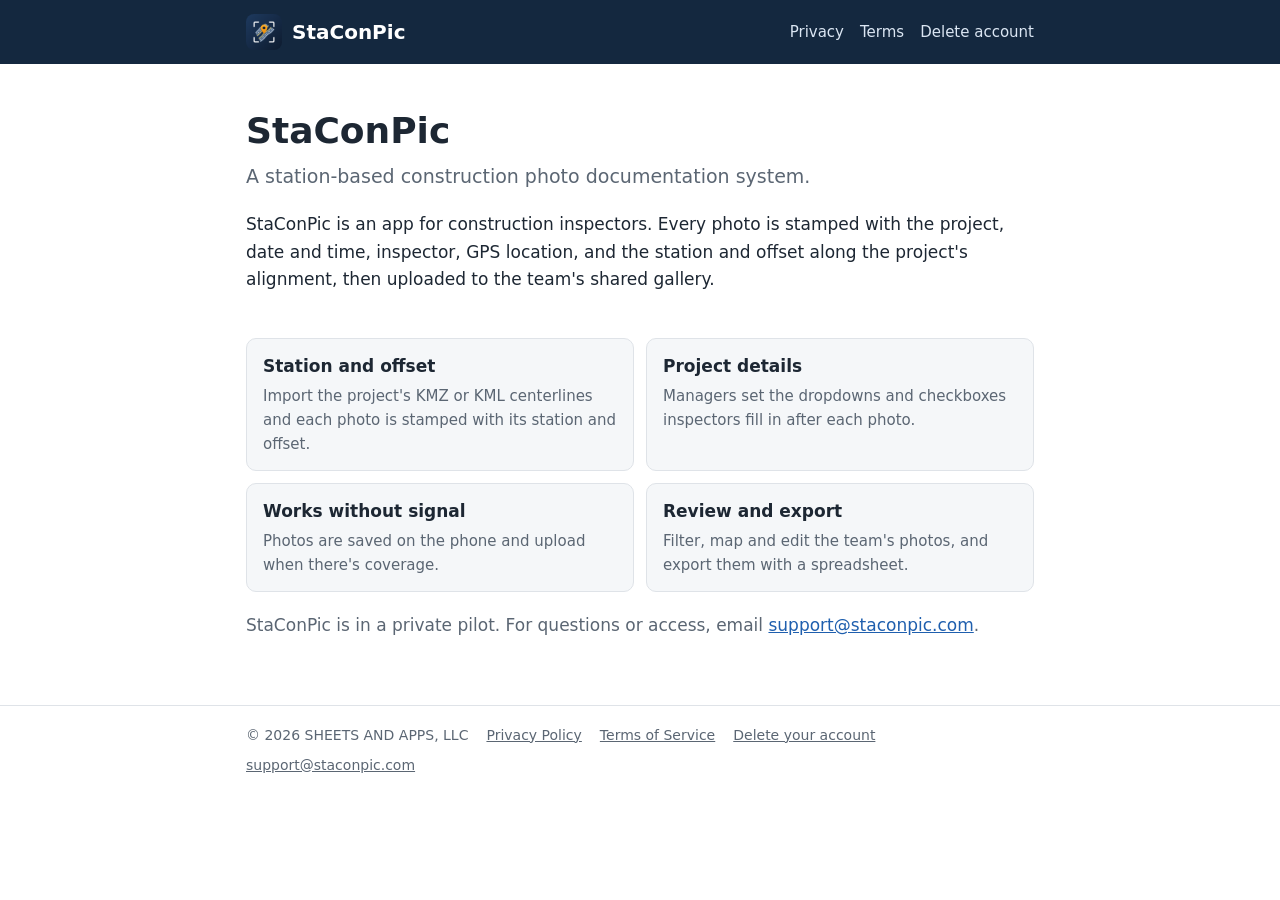
<file: index.html>
<!doctype html>
<html lang="en">
<head>
<meta charset="utf-8">
<meta name="viewport" content="width=device-width, initial-scale=1">
<title>StaConPic</title>
<meta name="description" content="StaConPic: station-based construction photo documentation for inspectors.">
<link rel="icon" type="image/png" href="/favicon.png">
<link rel="apple-touch-icon" href="/apple-touch-icon.png">
<link rel="stylesheet" href="/styles.css">
</head>
<body>
<header><div class="wrap">
<a class="home" href="/"><img src="/icon-192.png" alt="">StaConPic</a>
<nav><a href="/privacy/">Privacy</a><a href="/terms/">Terms</a><a href="/delete-account/">Delete account</a></nav>
</div></header>
<main><div class="wrap">

<section class="hero">
<h1>StaConPic</h1>
<p class="tag">A station-based construction photo documentation system.</p>
<p>StaConPic is an app for construction inspectors. Every photo is stamped with the project, date and time, inspector, GPS location, and the station and offset along the project's alignment, then uploaded to the team's shared gallery.</p>
</section>
<div class="cards">
<div class="card"><h3>Station and offset</h3><p>Import the project's KMZ or KML centerlines and each photo is stamped with its station and offset.</p></div>
<div class="card"><h3>Project details</h3><p>Managers set the dropdowns and checkboxes inspectors fill in after each photo.</p></div>
<div class="card"><h3>Works without signal</h3><p>Photos are saved on the phone and upload when there's coverage.</p></div>
<div class="card"><h3>Review and export</h3><p>Filter, map and edit the team's photos, and export them with a spreadsheet.</p></div>
</div>
<p class="lead">StaConPic is in a private pilot. For questions or access, email <a href="mailto:support@staconpic.com">support@staconpic.com</a>.</p>

</div></main>
<footer><div class="wrap">
<span>© 2026 SHEETS AND APPS, LLC</span>
<a href="/privacy/">Privacy Policy</a>
<a href="/terms/">Terms of Service</a>
<a href="/delete-account/">Delete your account</a>
<a href="mailto:support@staconpic.com">support@staconpic.com</a>
</div></footer>
</body>
</html>
</file>
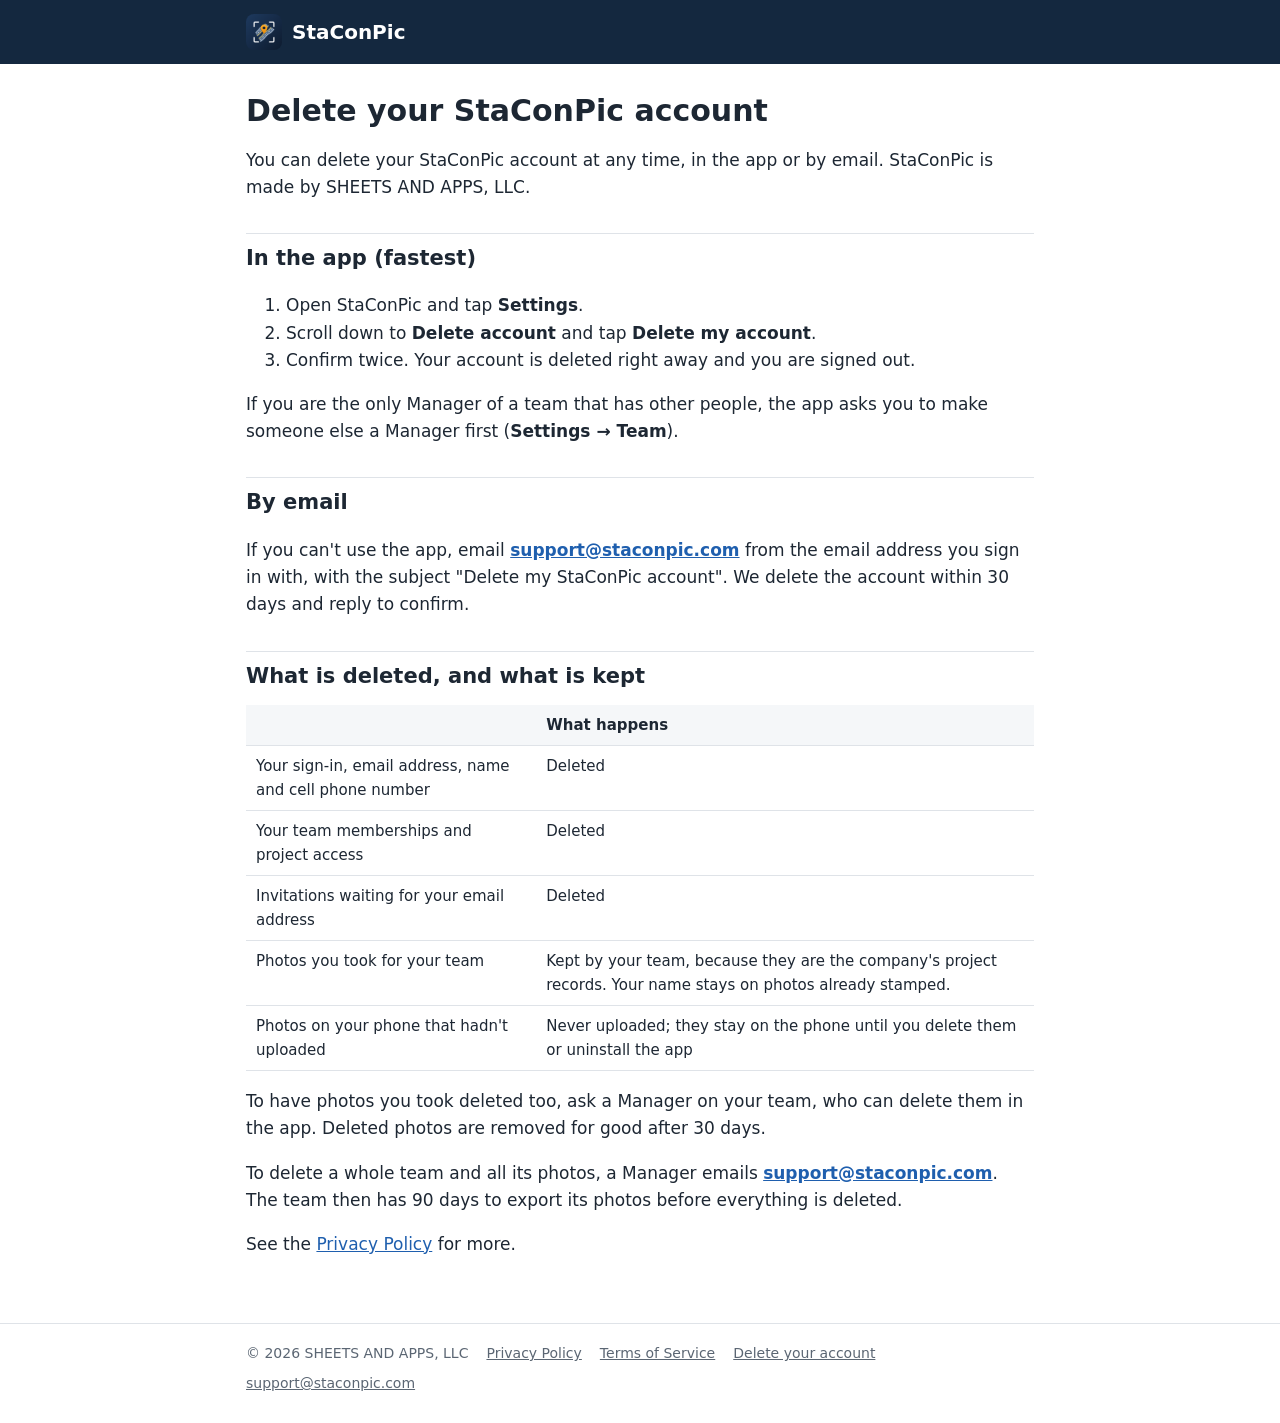
<file: delete-account/index.html>
<!doctype html>
<html lang="en">
<head>
<meta charset="utf-8">
<meta name="viewport" content="width=device-width, initial-scale=1">
<title>Delete your account · StaConPic</title>
<meta name="description" content="How to delete your StaConPic account, and what is deleted or kept.">
<link rel="icon" type="image/png" href="/favicon.png">
<link rel="apple-touch-icon" href="/apple-touch-icon.png">
<link rel="stylesheet" href="/styles.css">
</head>
<body>
<header><div class="wrap">
<span class="home"><img src="/icon-192.png" alt="">StaConPic</span>
</div></header>
<main><div class="wrap">
<h1>Delete your StaConPic account</h1>
<p>You can delete your StaConPic account at any time, in the app or by email. StaConPic is made by SHEETS AND APPS, LLC.</p>
<h2>In the app (fastest)</h2>
<ol>
<li>Open StaConPic and tap <strong>Settings</strong>.</li>
<li>Scroll down to <strong>Delete account</strong> and tap <strong>Delete my account</strong>.</li>
<li>Confirm twice. Your account is deleted right away and you are signed out.</li>
</ol>
<p>If you are the only Manager of a team that has other people, the app asks you to make someone else a Manager first (<strong>Settings → Team</strong>).</p>
<h2>By email</h2>
<p>If you can't use the app, email <strong><a href="mailto:support@staconpic.com?subject=Delete%20my%20StaConPic%20account">support@staconpic.com</a></strong> from the email address you sign in with, with the subject "Delete my StaConPic account". We delete the account within 30 days and reply to confirm.</p>
<h2>What is deleted, and what is kept</h2>
<div class="table"><table>
<thead>
<tr>
<th></th>
<th>What happens</th>
</tr>
</thead>
<tbody>
<tr>
<td>Your sign-in, email address, name and cell phone number</td>
<td>Deleted</td>
</tr>
<tr>
<td>Your team memberships and project access</td>
<td>Deleted</td>
</tr>
<tr>
<td>Invitations waiting for your email address</td>
<td>Deleted</td>
</tr>
<tr>
<td>Photos you took for your team</td>
<td>Kept by your team, because they are the company's project records. Your name stays on photos already stamped.</td>
</tr>
<tr>
<td>Photos on your phone that hadn't uploaded</td>
<td>Never uploaded; they stay on the phone until you delete them or uninstall the app</td>
</tr>
</tbody>
</table></div>
<p>To have photos you took deleted too, ask a Manager on your team, who can delete them in the app. Deleted photos are removed for good after 30 days.</p>
<p>To delete a whole team and all its photos, a Manager emails <strong><a href="mailto:support@staconpic.com">support@staconpic.com</a></strong>. The team then has 90 days to export its photos before everything is deleted.</p>
<p>See the <a href="/privacy/">Privacy Policy</a> for more.</p>
</div></main>
<footer><div class="wrap">
<span>© 2026 SHEETS AND APPS, LLC</span>
<a href="/privacy/">Privacy Policy</a>
<a href="/terms/">Terms of Service</a>
<a href="/delete-account/" aria-current="page">Delete your account</a>
<a href="mailto:support@staconpic.com">support@staconpic.com</a>
</div></footer>
</body>
</html>
</file>
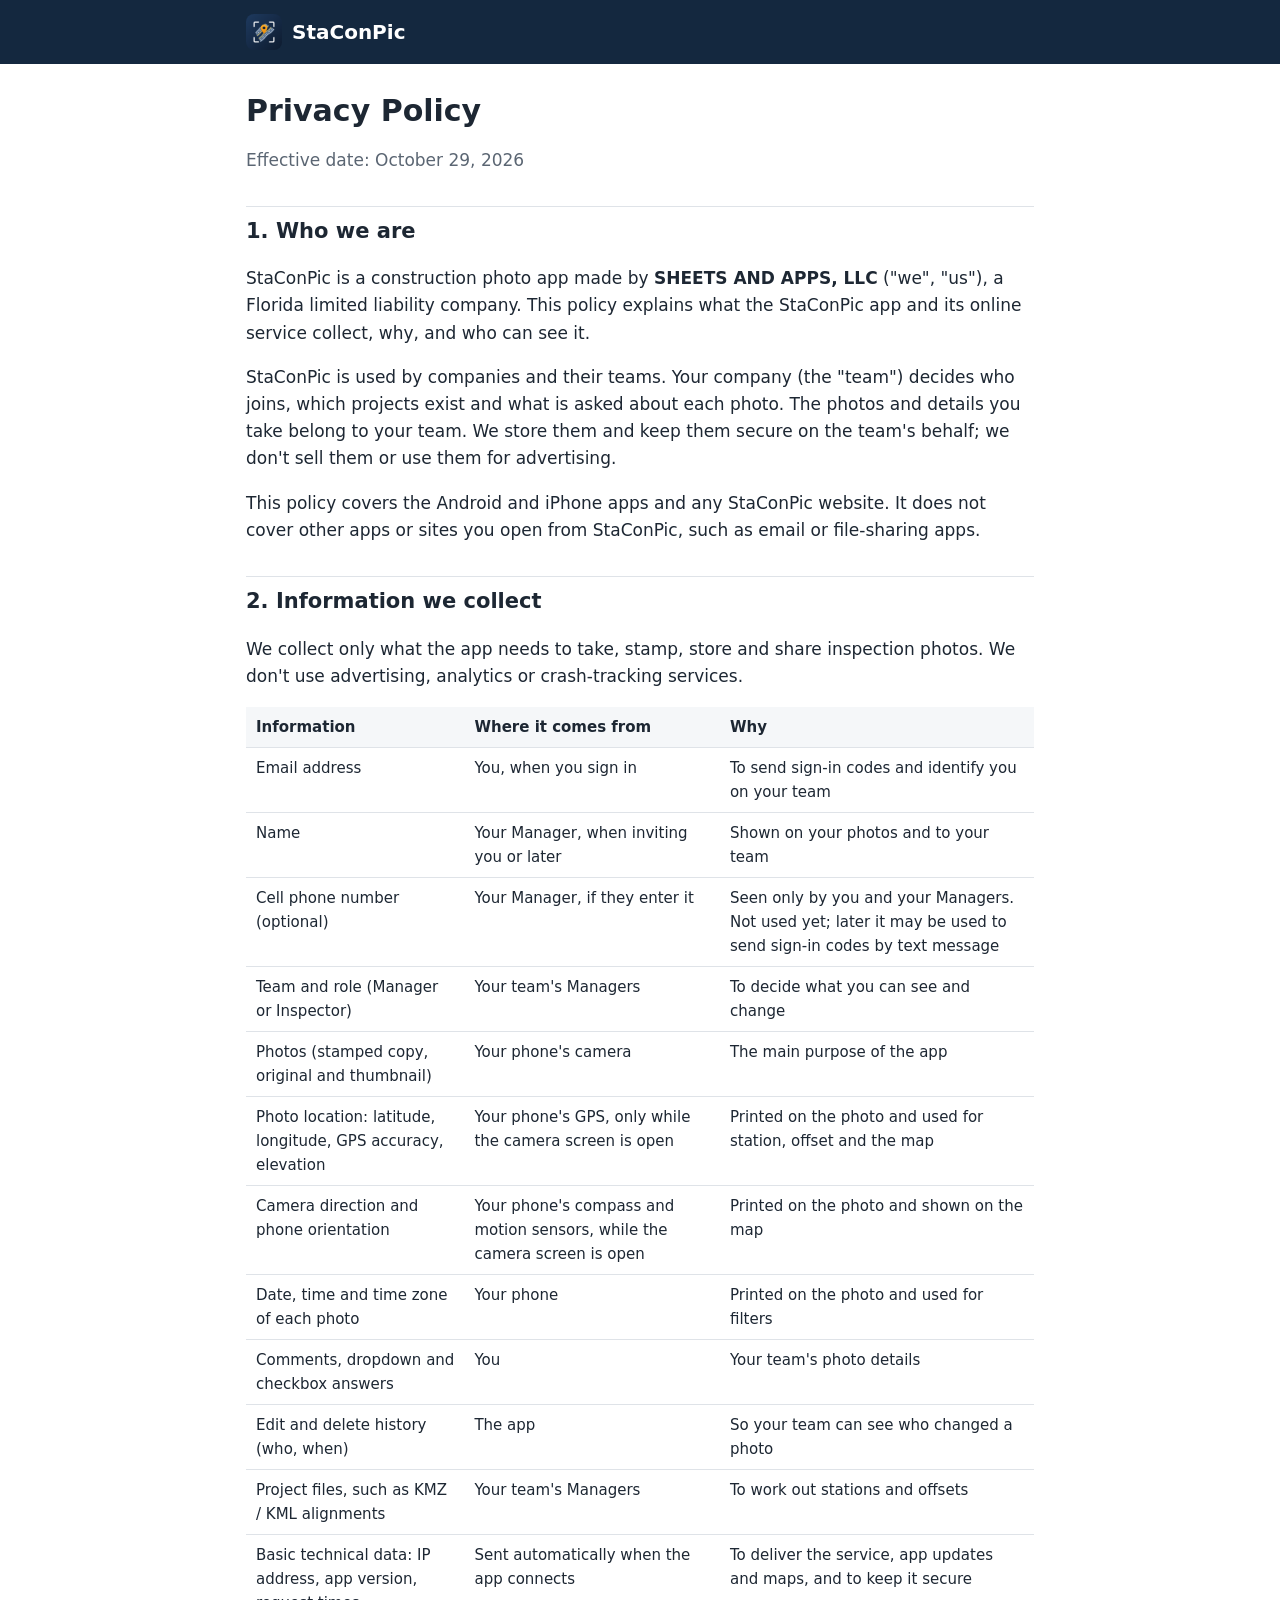
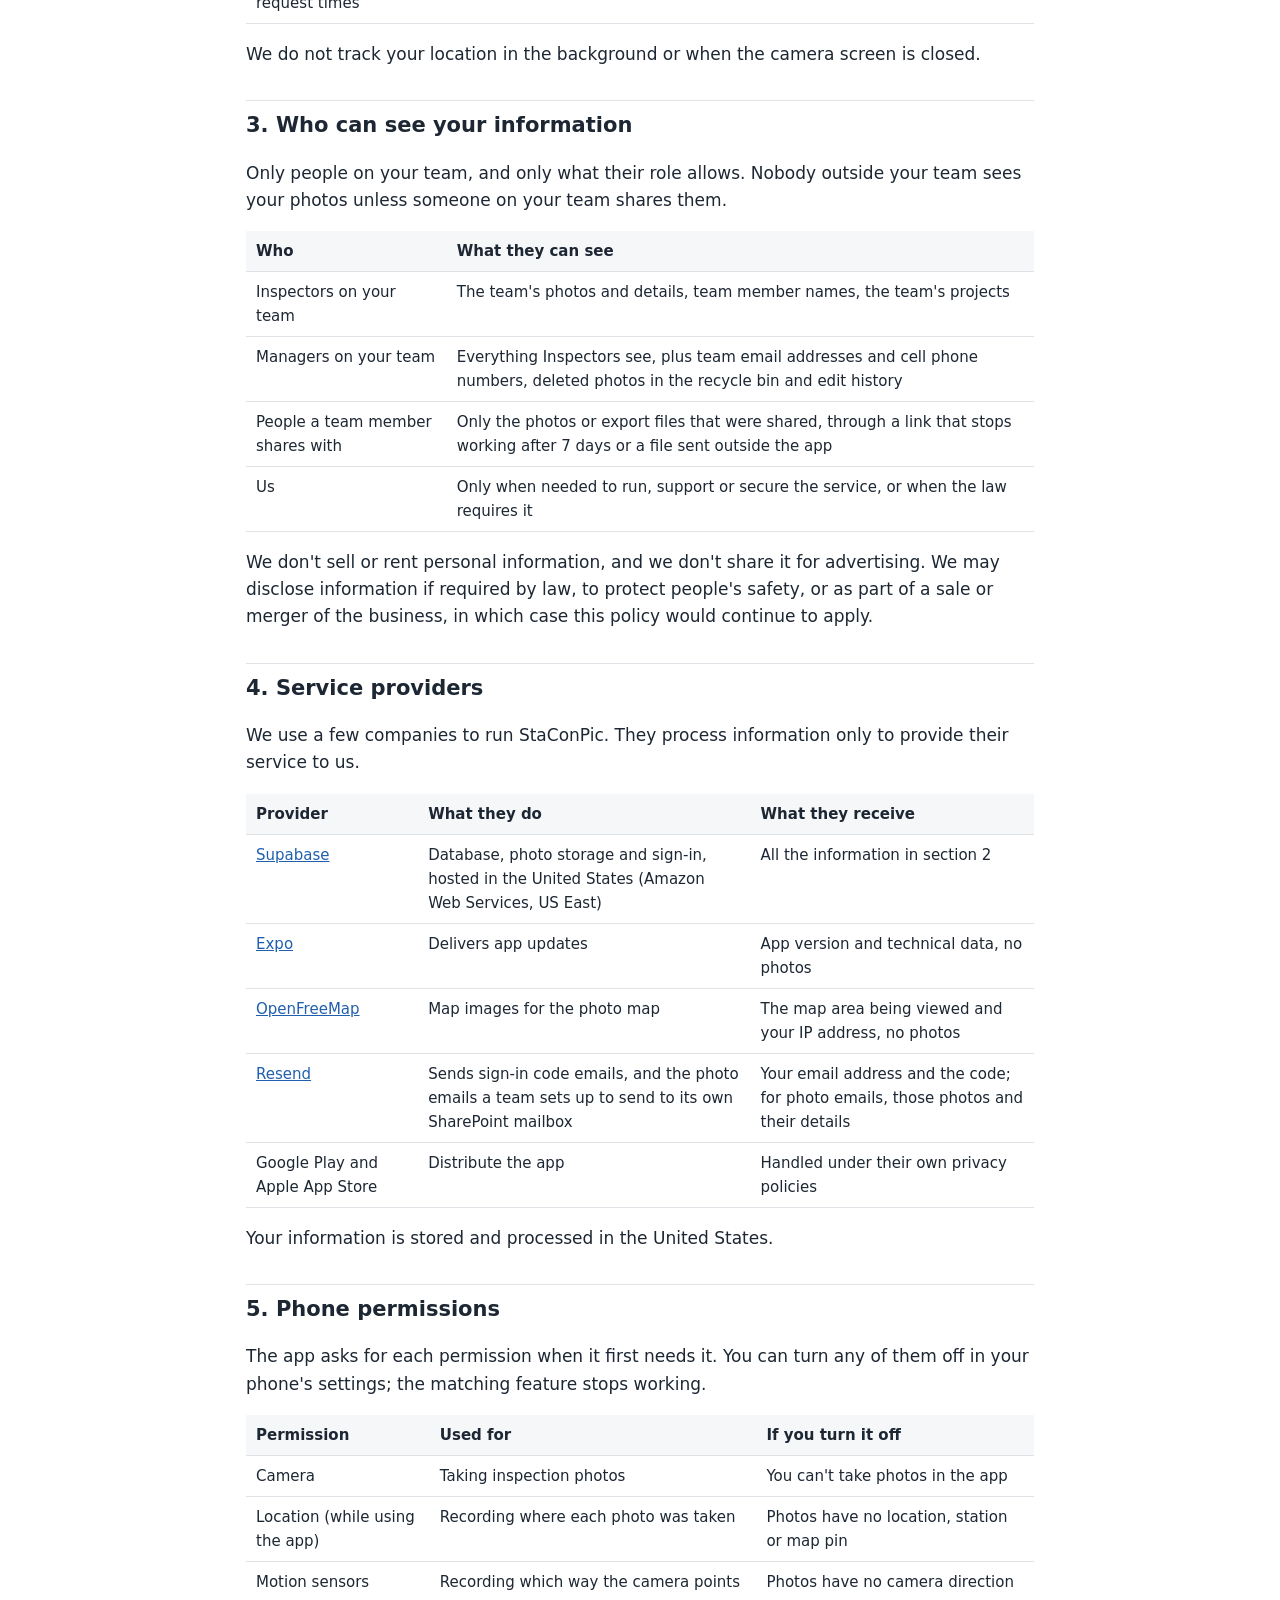
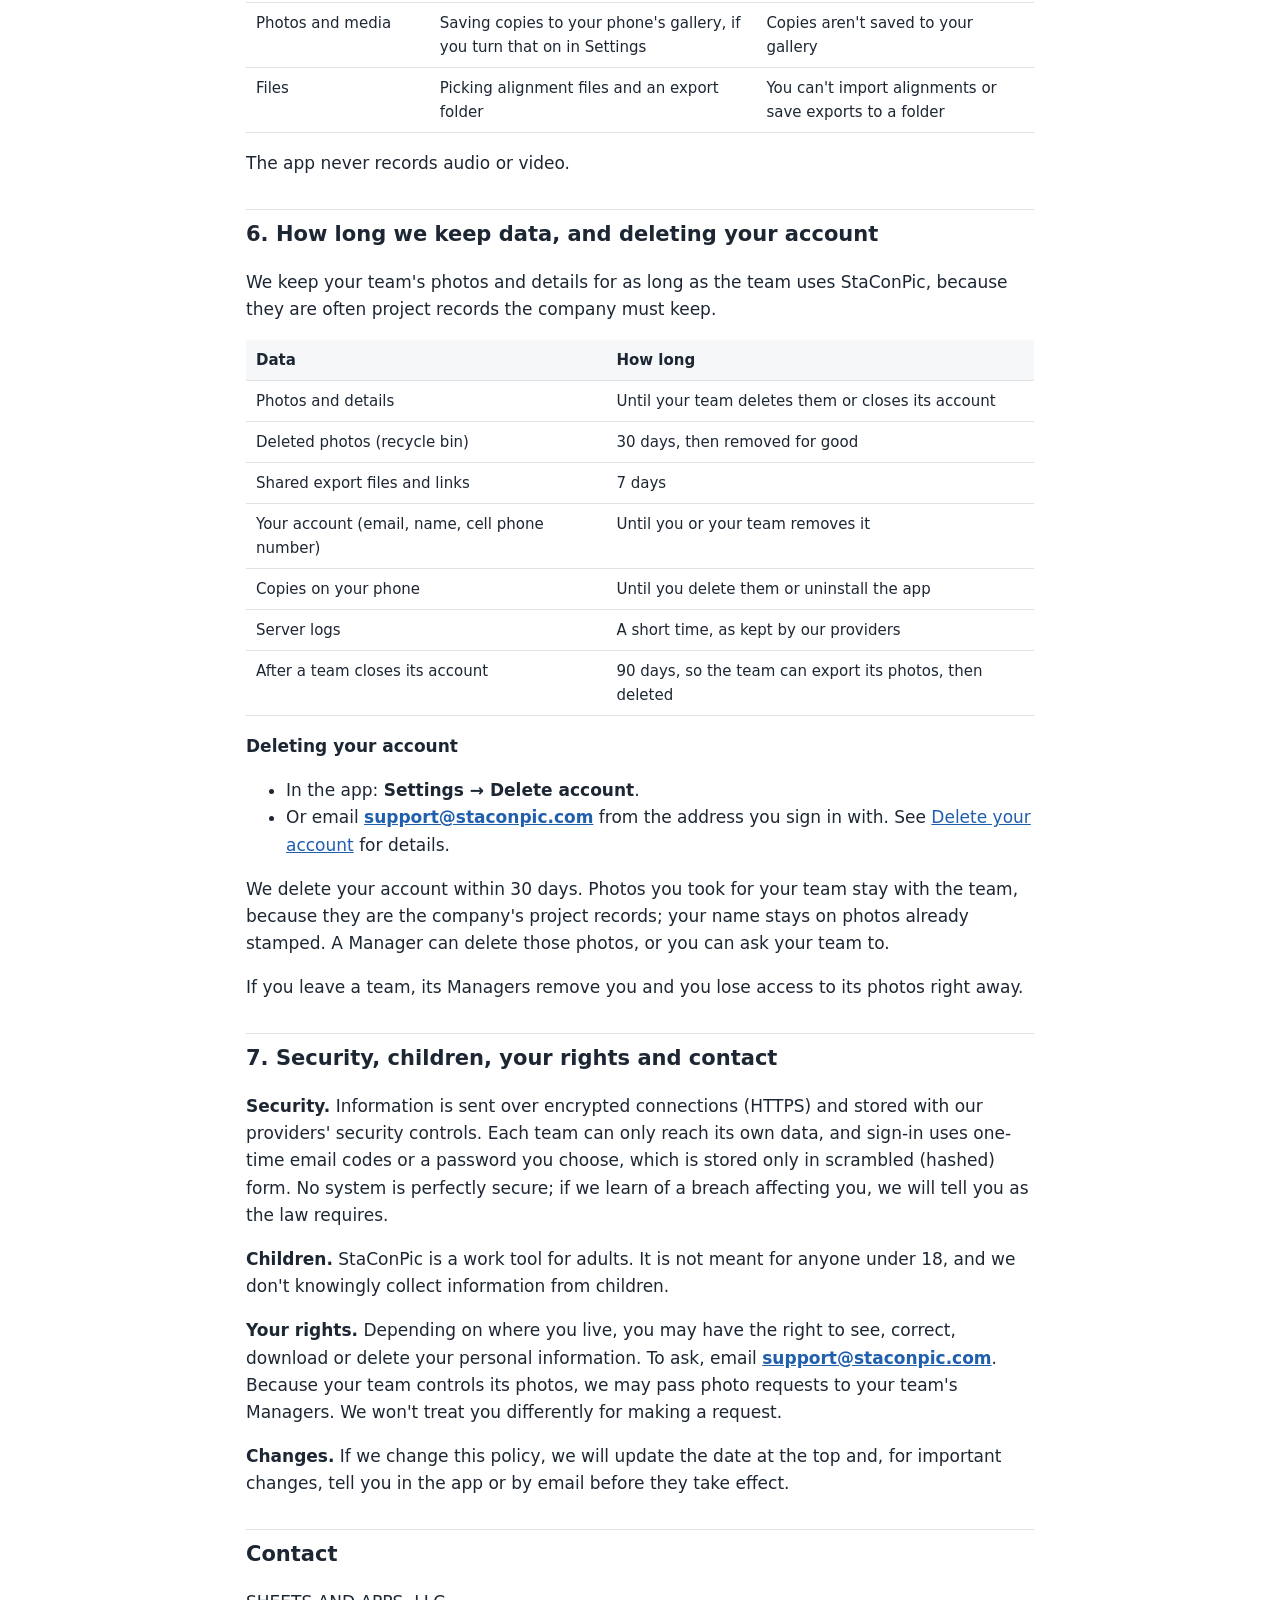
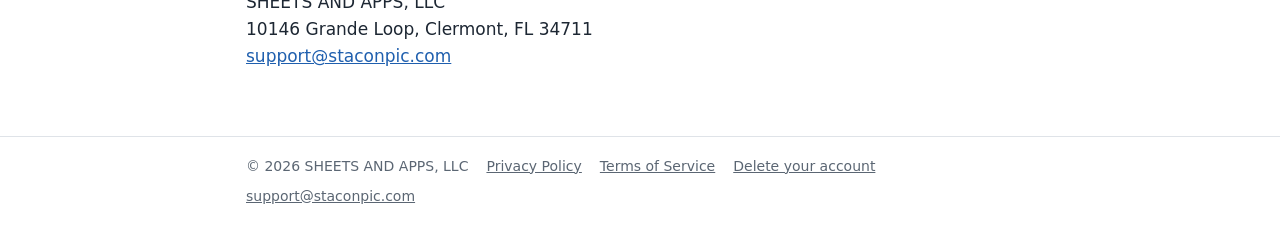
<file: privacy/index.html>
<!doctype html>
<html lang="en">
<head>
<meta charset="utf-8">
<meta name="viewport" content="width=device-width, initial-scale=1">
<title>Privacy Policy · StaConPic</title>
<meta name="description" content="How StaConPic collects, uses and protects information.">
<link rel="icon" type="image/png" href="/favicon.png">
<link rel="apple-touch-icon" href="/apple-touch-icon.png">
<link rel="stylesheet" href="/styles.css">
</head>
<body>
<header><div class="wrap">
<span class="home"><img src="/icon-192.png" alt="">StaConPic</span>
</div></header>
<main><div class="wrap">
<h1>Privacy Policy</h1>
<p class="effective">Effective date: October 29, 2026</p>
<h2>1. Who we are</h2>
<p>StaConPic is a construction photo app made by <strong>SHEETS AND APPS, LLC</strong> ("we", "us"), a Florida limited liability company. This policy explains what the StaConPic app and its online service collect, why, and who can see it.</p>
<p>StaConPic is used by companies and their teams. Your company (the "team") decides who joins, which projects exist and what is asked about each photo. The photos and details you take belong to your team. We store them and keep them secure on the team's behalf; we don't sell them or use them for advertising.</p>
<p>This policy covers the Android and iPhone apps and any StaConPic website. It does not cover other apps or sites you open from StaConPic, such as email or file-sharing apps.</p>
<h2>2. Information we collect</h2>
<p>We collect only what the app needs to take, stamp, store and share inspection photos. We don't use advertising, analytics or crash-tracking services.</p>
<div class="table"><table>
<thead>
<tr>
<th>Information</th>
<th>Where it comes from</th>
<th>Why</th>
</tr>
</thead>
<tbody>
<tr>
<td>Email address</td>
<td>You, when you sign in</td>
<td>To send sign-in codes and identify you on your team</td>
</tr>
<tr>
<td>Name</td>
<td>Your Manager, when inviting you or later</td>
<td>Shown on your photos and to your team</td>
</tr>
<tr>
<td>Cell phone number (optional)</td>
<td>Your Manager, if they enter it</td>
<td>Seen only by you and your Managers. Not used yet; later it may be used to send sign-in codes by text message</td>
</tr>
<tr>
<td>Team and role (Manager or Inspector)</td>
<td>Your team's Managers</td>
<td>To decide what you can see and change</td>
</tr>
<tr>
<td>Photos (stamped copy, original and thumbnail)</td>
<td>Your phone's camera</td>
<td>The main purpose of the app</td>
</tr>
<tr>
<td>Photo location: latitude, longitude, GPS accuracy, elevation</td>
<td>Your phone's GPS, only while the camera screen is open</td>
<td>Printed on the photo and used for station, offset and the map</td>
</tr>
<tr>
<td>Camera direction and phone orientation</td>
<td>Your phone's compass and motion sensors, while the camera screen is open</td>
<td>Printed on the photo and shown on the map</td>
</tr>
<tr>
<td>Date, time and time zone of each photo</td>
<td>Your phone</td>
<td>Printed on the photo and used for filters</td>
</tr>
<tr>
<td>Comments, dropdown and checkbox answers</td>
<td>You</td>
<td>Your team's photo details</td>
</tr>
<tr>
<td>Edit and delete history (who, when)</td>
<td>The app</td>
<td>So your team can see who changed a photo</td>
</tr>
<tr>
<td>Project files, such as KMZ / KML alignments</td>
<td>Your team's Managers</td>
<td>To work out stations and offsets</td>
</tr>
<tr>
<td>Basic technical data: IP address, app version, request times</td>
<td>Sent automatically when the app connects</td>
<td>To deliver the service, app updates and maps, and to keep it secure</td>
</tr>
</tbody>
</table></div>
<p>We do not track your location in the background or when the camera screen is closed.</p>
<h2>3. Who can see your information</h2>
<p>Only people on your team, and only what their role allows. Nobody outside your team sees your photos unless someone on your team shares them.</p>
<div class="table"><table>
<thead>
<tr>
<th>Who</th>
<th>What they can see</th>
</tr>
</thead>
<tbody>
<tr>
<td>Inspectors on your team</td>
<td>The team's photos and details, team member names, the team's projects</td>
</tr>
<tr>
<td>Managers on your team</td>
<td>Everything Inspectors see, plus team email addresses and cell phone numbers, deleted photos in the recycle bin and edit history</td>
</tr>
<tr>
<td>People a team member shares with</td>
<td>Only the photos or export files that were shared, through a link that stops working after 7 days or a file sent outside the app</td>
</tr>
<tr>
<td>Us</td>
<td>Only when needed to run, support or secure the service, or when the law requires it</td>
</tr>
</tbody>
</table></div>
<p>We don't sell or rent personal information, and we don't share it for advertising. We may disclose information if required by law, to protect people's safety, or as part of a sale or merger of the business, in which case this policy would continue to apply.</p>
<h2>4. Service providers</h2>
<p>We use a few companies to run StaConPic. They process information only to provide their service to us.</p>
<div class="table"><table>
<thead>
<tr>
<th>Provider</th>
<th>What they do</th>
<th>What they receive</th>
</tr>
</thead>
<tbody>
<tr>
<td><a href="https://supabase.com/privacy">Supabase</a></td>
<td>Database, photo storage and sign-in, hosted in the United States (Amazon Web Services, US East)</td>
<td>All the information in section 2</td>
</tr>
<tr>
<td><a href="https://expo.dev/privacy">Expo</a></td>
<td>Delivers app updates</td>
<td>App version and technical data, no photos</td>
</tr>
<tr>
<td><a href="https://openfreemap.org">OpenFreeMap</a></td>
<td>Map images for the photo map</td>
<td>The map area being viewed and your IP address, no photos</td>
</tr>
<tr>
<td><a href="https://resend.com/legal/privacy-policy">Resend</a></td>
<td>Sends sign-in code emails, and the photo emails a team sets up to send to its own SharePoint mailbox</td>
<td>Your email address and the code; for photo emails, those photos and their details</td>
</tr>
<tr>
<td>Google Play and Apple App Store</td>
<td>Distribute the app</td>
<td>Handled under their own privacy policies</td>
</tr>
</tbody>
</table></div>
<p>Your information is stored and processed in the United States.</p>
<h2>5. Phone permissions</h2>
<p>The app asks for each permission when it first needs it. You can turn any of them off in your phone's settings; the matching feature stops working.</p>
<div class="table"><table>
<thead>
<tr>
<th>Permission</th>
<th>Used for</th>
<th>If you turn it off</th>
</tr>
</thead>
<tbody>
<tr>
<td>Camera</td>
<td>Taking inspection photos</td>
<td>You can't take photos in the app</td>
</tr>
<tr>
<td>Location (while using the app)</td>
<td>Recording where each photo was taken</td>
<td>Photos have no location, station or map pin</td>
</tr>
<tr>
<td>Motion sensors</td>
<td>Recording which way the camera points</td>
<td>Photos have no camera direction</td>
</tr>
<tr>
<td>Photos and media</td>
<td>Saving copies to your phone's gallery, if you turn that on in Settings</td>
<td>Copies aren't saved to your gallery</td>
</tr>
<tr>
<td>Files</td>
<td>Picking alignment files and an export folder</td>
<td>You can't import alignments or save exports to a folder</td>
</tr>
</tbody>
</table></div>
<p>The app never records audio or video.</p>
<h2>6. How long we keep data, and deleting your account</h2>
<p>We keep your team's photos and details for as long as the team uses StaConPic, because they are often project records the company must keep.</p>
<div class="table"><table>
<thead>
<tr>
<th>Data</th>
<th>How long</th>
</tr>
</thead>
<tbody>
<tr>
<td>Photos and details</td>
<td>Until your team deletes them or closes its account</td>
</tr>
<tr>
<td>Deleted photos (recycle bin)</td>
<td>30 days, then removed for good</td>
</tr>
<tr>
<td>Shared export files and links</td>
<td>7 days</td>
</tr>
<tr>
<td>Your account (email, name, cell phone number)</td>
<td>Until you or your team removes it</td>
</tr>
<tr>
<td>Copies on your phone</td>
<td>Until you delete them or uninstall the app</td>
</tr>
<tr>
<td>Server logs</td>
<td>A short time, as kept by our providers</td>
</tr>
<tr>
<td>After a team closes its account</td>
<td>90 days, so the team can export its photos, then deleted</td>
</tr>
</tbody>
</table></div>
<p><strong>Deleting your account</strong></p>
<ul>
<li>In the app: <strong>Settings → Delete account</strong>.</li>
<li>Or email <strong><a href="mailto:support@staconpic.com">support@staconpic.com</a></strong> from the address you sign in with. See <a href="/delete-account/">Delete your account</a> for details.</li>
</ul>
<p>We delete your account within 30 days. Photos you took for your team stay with the team, because they are the company's project records; your name stays on photos already stamped. A Manager can delete those photos, or you can ask your team to.</p>
<p>If you leave a team, its Managers remove you and you lose access to its photos right away.</p>
<h2>7. Security, children, your rights and contact</h2>
<p><strong>Security.</strong> Information is sent over encrypted connections (HTTPS) and stored with our providers' security controls. Each team can only reach its own data, and sign-in uses one-time email codes or a password you choose, which is stored only in scrambled (hashed) form. No system is perfectly secure; if we learn of a breach affecting you, we will tell you as the law requires.</p>
<p><strong>Children.</strong> StaConPic is a work tool for adults. It is not meant for anyone under 18, and we don't knowingly collect information from children.</p>
<p><strong>Your rights.</strong> Depending on where you live, you may have the right to see, correct, download or delete your personal information. To ask, email <strong><a href="mailto:support@staconpic.com">support@staconpic.com</a></strong>. Because your team controls its photos, we may pass photo requests to your team's Managers. We won't treat you differently for making a request.</p>
<p><strong>Changes.</strong> If we change this policy, we will update the date at the top and, for important changes, tell you in the app or by email before they take effect.</p>
<h2>Contact</h2>
<p>SHEETS AND APPS, LLC<br>
10146 Grande Loop, Clermont, FL 34711<br>
<a href="mailto:support@staconpic.com">support@staconpic.com</a></p>
</div></main>
<footer><div class="wrap">
<span>© 2026 SHEETS AND APPS, LLC</span>
<a href="/privacy/" aria-current="page">Privacy Policy</a>
<a href="/terms/">Terms of Service</a>
<a href="/delete-account/">Delete your account</a>
<a href="mailto:support@staconpic.com">support@staconpic.com</a>
</div></footer>
</body>
</html>
</file>
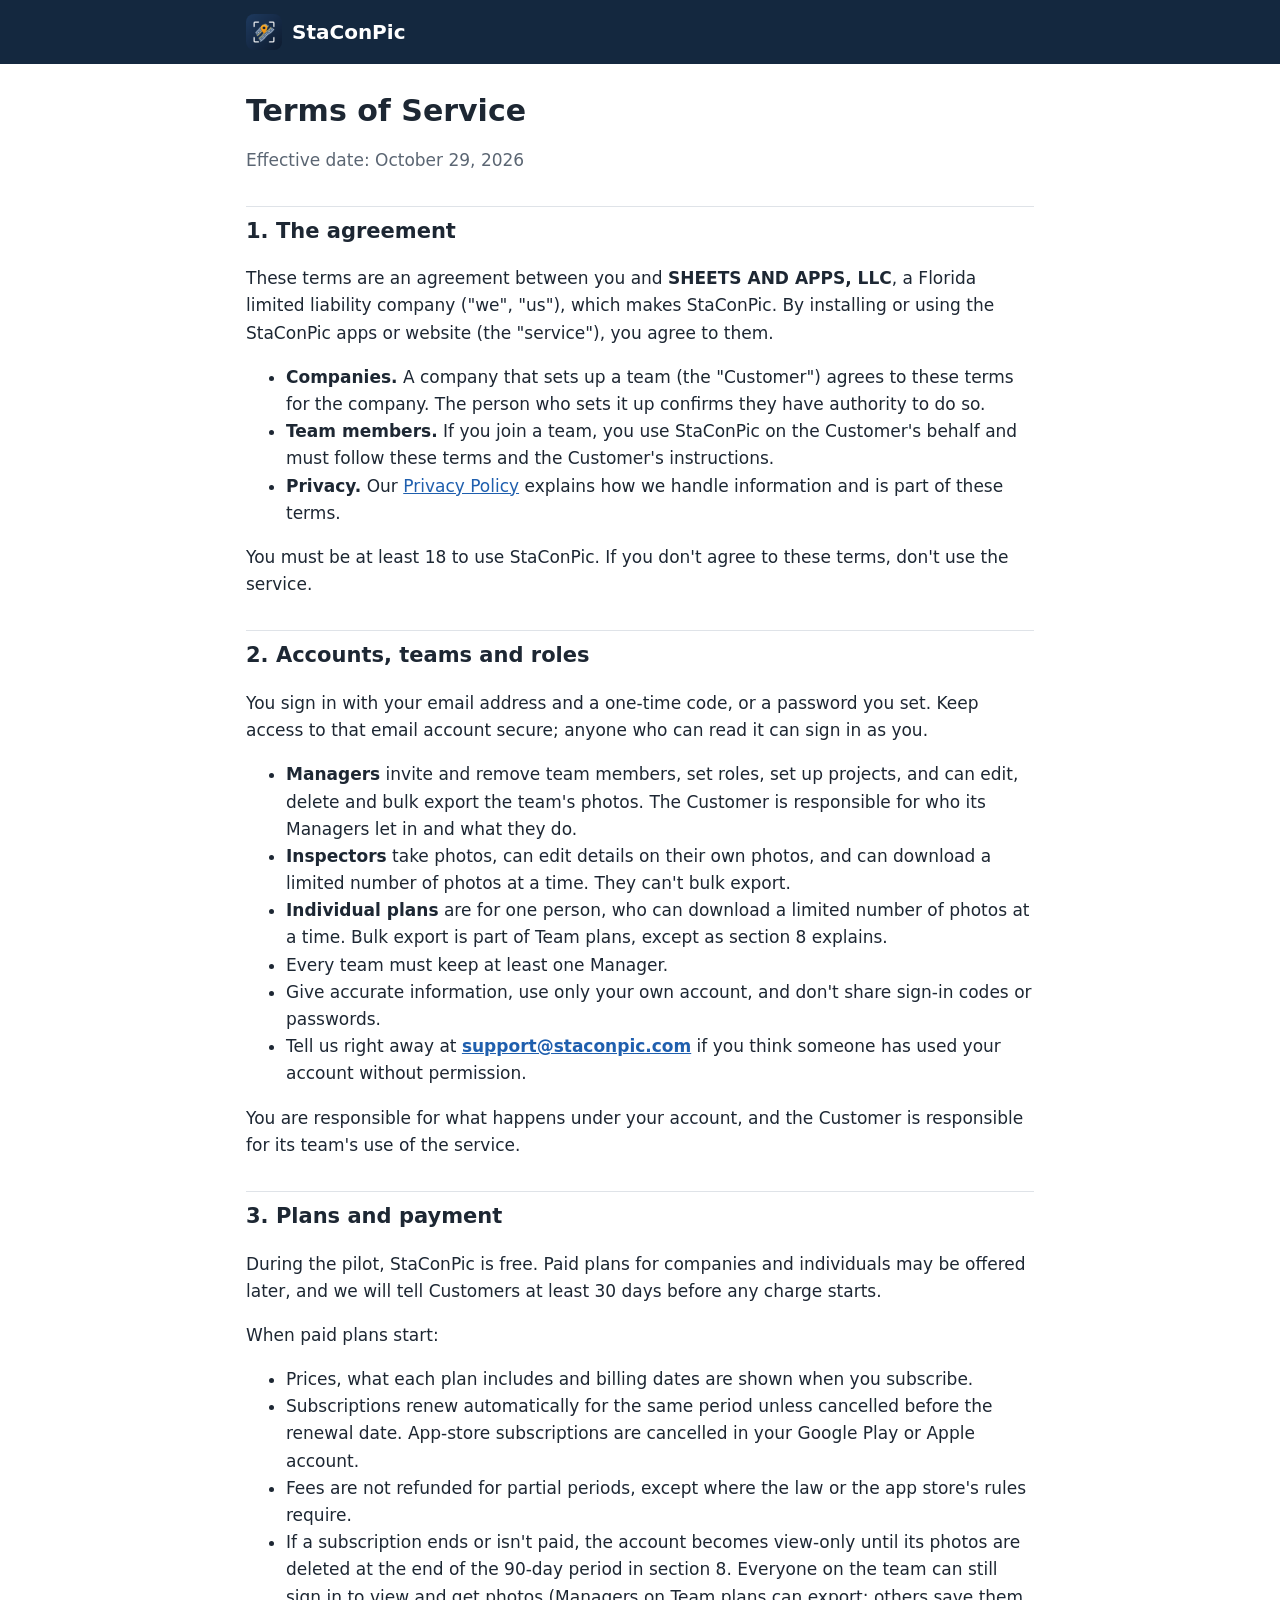
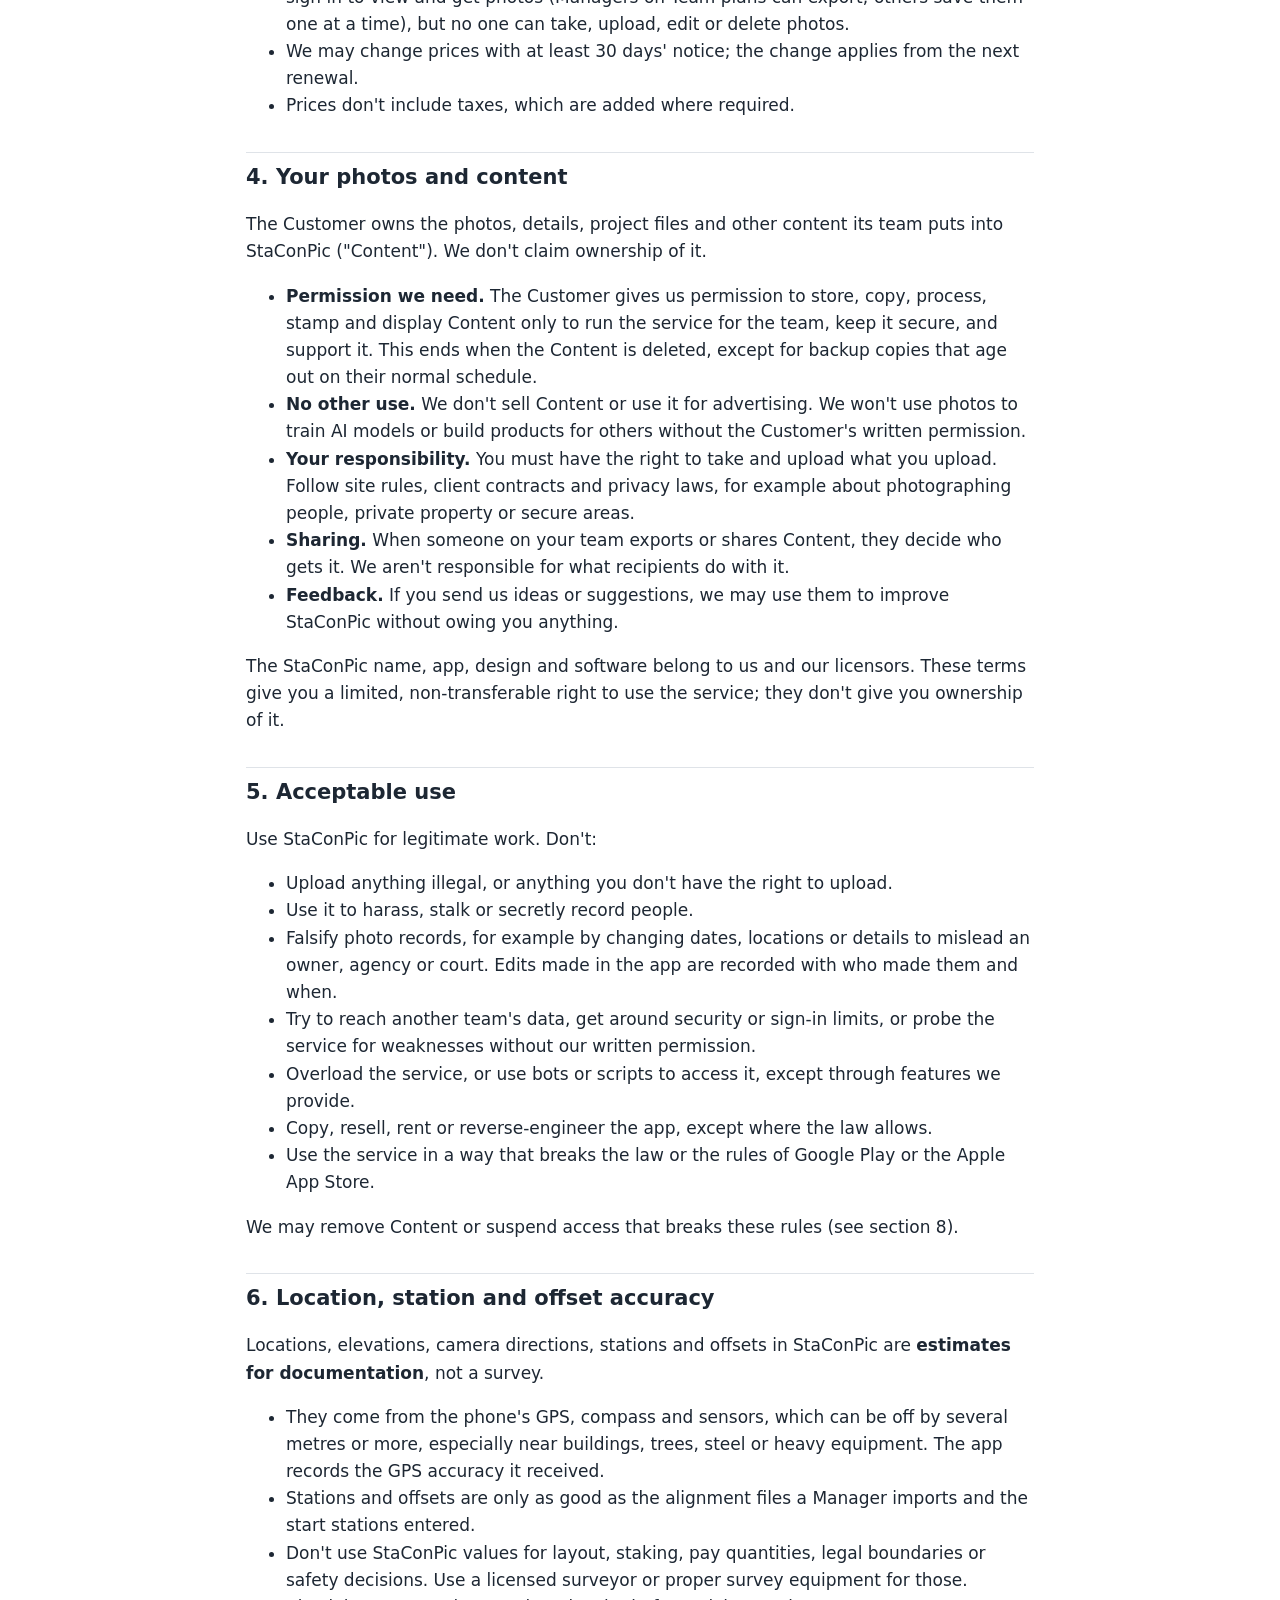
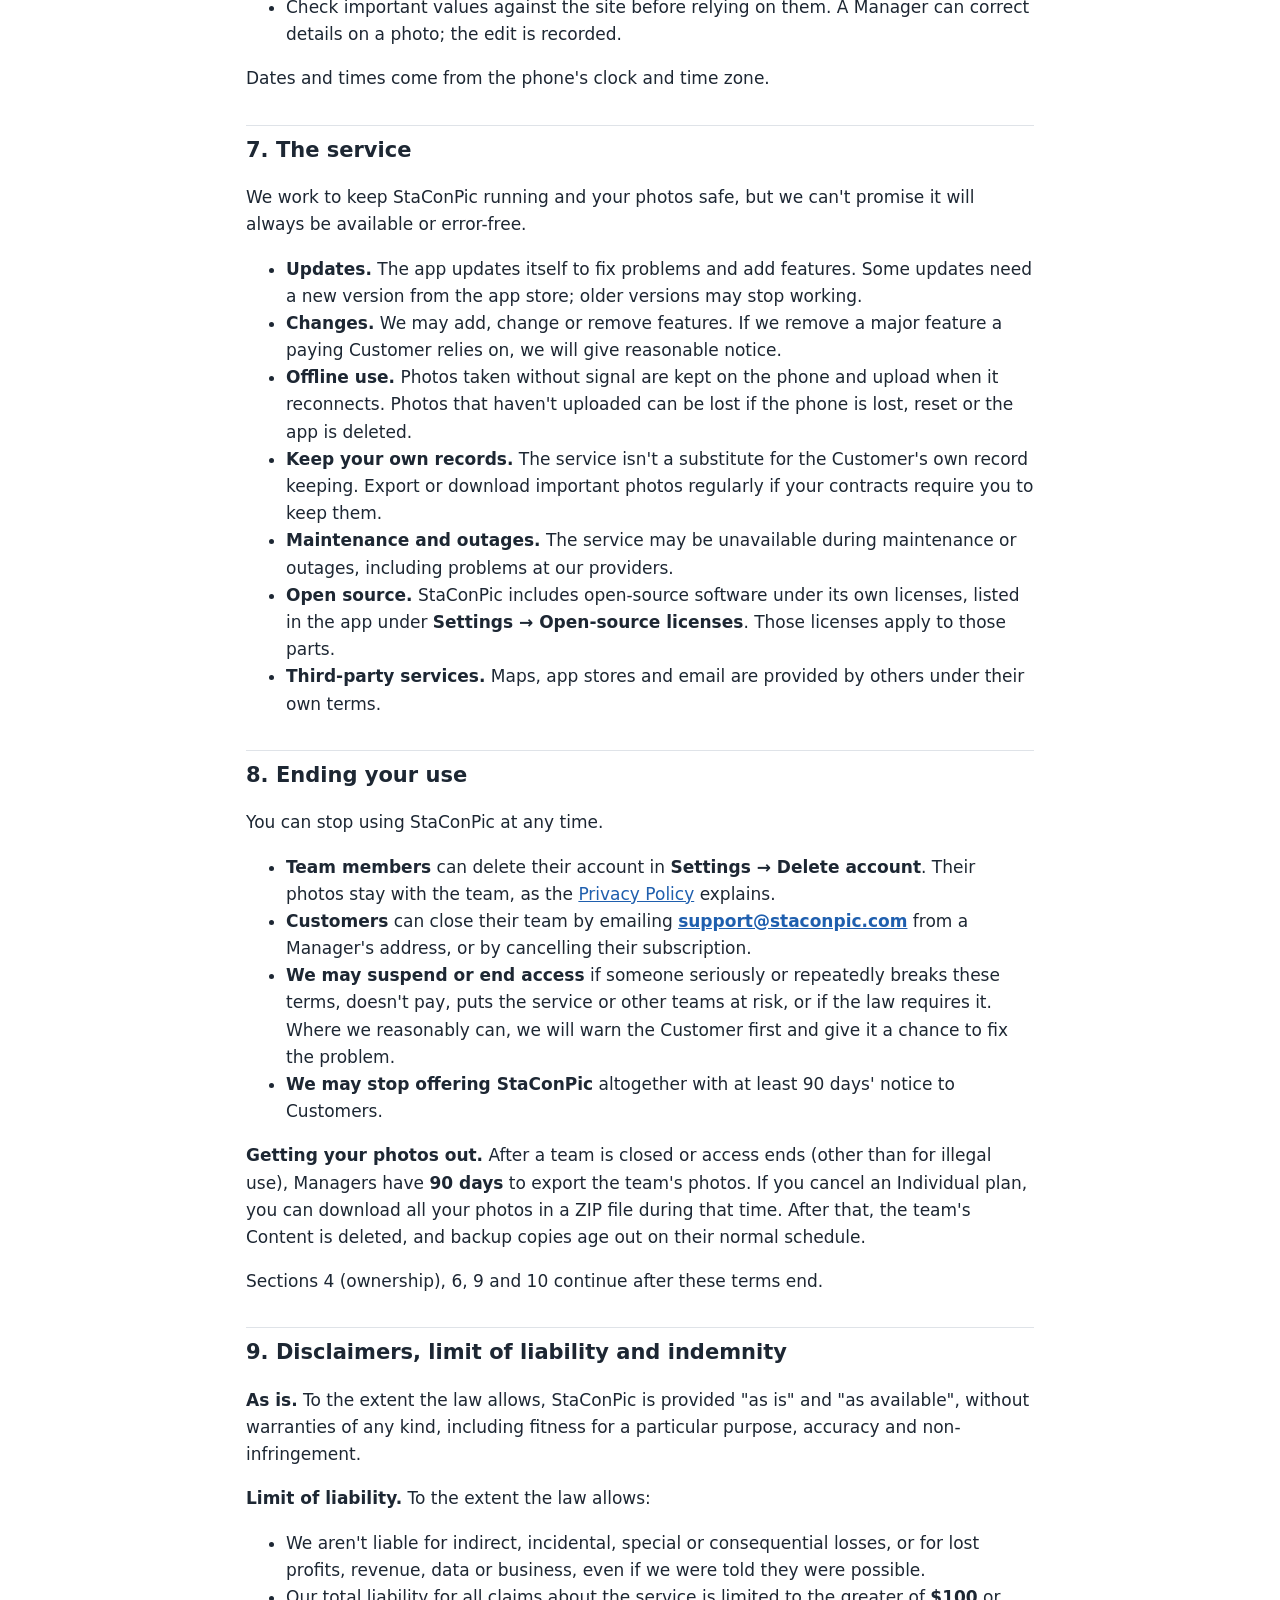
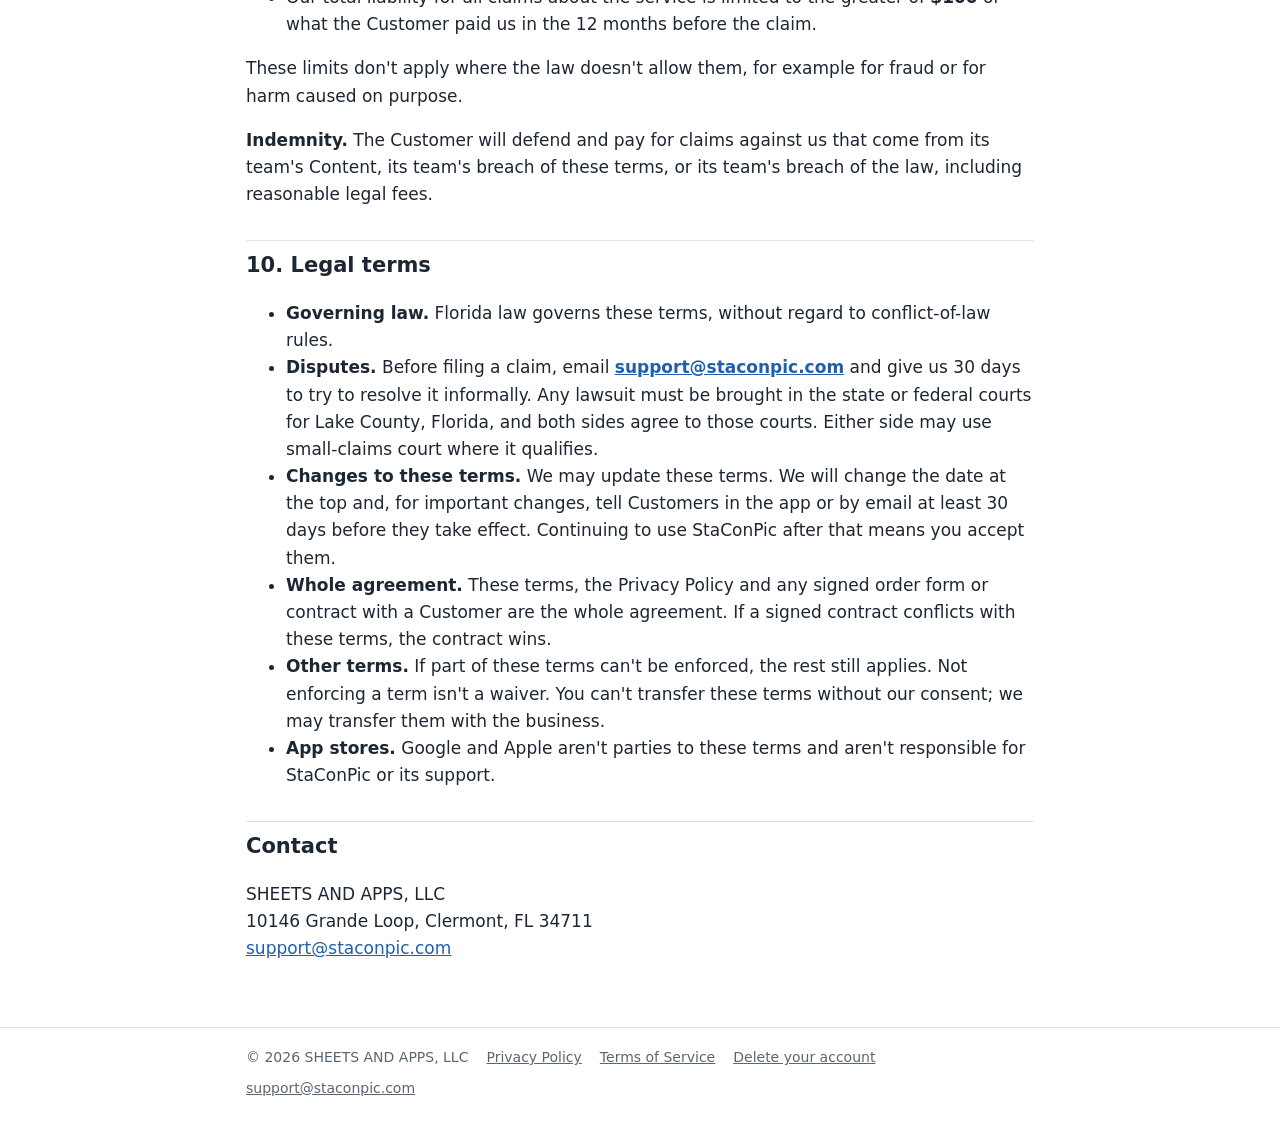
<file: terms/index.html>
<!doctype html>
<html lang="en">
<head>
<meta charset="utf-8">
<meta name="viewport" content="width=device-width, initial-scale=1">
<title>Terms of Service · StaConPic</title>
<meta name="description" content="The terms for using the StaConPic apps and service.">
<link rel="icon" type="image/png" href="/favicon.png">
<link rel="apple-touch-icon" href="/apple-touch-icon.png">
<link rel="stylesheet" href="/styles.css">
</head>
<body>
<header><div class="wrap">
<span class="home"><img src="/icon-192.png" alt="">StaConPic</span>
</div></header>
<main><div class="wrap">
<h1>Terms of Service</h1>
<p class="effective">Effective date: October 29, 2026</p>
<h2>1. The agreement</h2>
<p>These terms are an agreement between you and <strong>SHEETS AND APPS, LLC</strong>, a Florida limited liability company ("we", "us"), which makes StaConPic. By installing or using the StaConPic apps or website (the "service"), you agree to them.</p>
<ul>
<li><strong>Companies.</strong> A company that sets up a team (the "Customer") agrees to these terms for the company. The person who sets it up confirms they have authority to do so.</li>
<li><strong>Team members.</strong> If you join a team, you use StaConPic on the Customer's behalf and must follow these terms and the Customer's instructions.</li>
<li><strong>Privacy.</strong> Our <a href="/privacy/">Privacy Policy</a> explains how we handle information and is part of these terms.</li>
</ul>
<p>You must be at least 18 to use StaConPic. If you don't agree to these terms, don't use the service.</p>
<h2>2. Accounts, teams and roles</h2>
<p>You sign in with your email address and a one-time code, or a password you set. Keep access to that email account secure; anyone who can read it can sign in as you.</p>
<ul>
<li><strong>Managers</strong> invite and remove team members, set roles, set up projects, and can edit, delete and bulk export the team's photos. The Customer is responsible for who its Managers let in and what they do.</li>
<li><strong>Inspectors</strong> take photos, can edit details on their own photos, and can download a limited number of photos at a time. They can't bulk export.</li>
<li><strong>Individual plans</strong> are for one person, who can download a limited number of photos at a time. Bulk export is part of Team plans, except as section 8 explains.</li>
<li>Every team must keep at least one Manager.</li>
<li>Give accurate information, use only your own account, and don't share sign-in codes or passwords.</li>
<li>Tell us right away at <strong><a href="mailto:support@staconpic.com">support@staconpic.com</a></strong> if you think someone has used your account without permission.</li>
</ul>
<p>You are responsible for what happens under your account, and the Customer is responsible for its team's use of the service.</p>
<h2>3. Plans and payment</h2>
<p>During the pilot, StaConPic is free. Paid plans for companies and individuals may be offered later, and we will tell Customers at least 30 days before any charge starts.</p>
<p>When paid plans start:</p>
<ul>
<li>Prices, what each plan includes and billing dates are shown when you subscribe.</li>
<li>Subscriptions renew automatically for the same period unless cancelled before the renewal date. App-store subscriptions are cancelled in your Google Play or Apple account.</li>
<li>Fees are not refunded for partial periods, except where the law or the app store's rules require.</li>
<li>If a subscription ends or isn't paid, the account becomes view-only until its photos are deleted at the end of the 90-day period in section 8. Everyone on the team can still sign in to view and get photos (Managers on Team plans can export; others save them one at a time), but no one can take, upload, edit or delete photos.</li>
<li>We may change prices with at least 30 days' notice; the change applies from the next renewal.</li>
<li>Prices don't include taxes, which are added where required.</li>
</ul>
<h2>4. Your photos and content</h2>
<p>The Customer owns the photos, details, project files and other content its team puts into StaConPic ("Content"). We don't claim ownership of it.</p>
<ul>
<li><strong>Permission we need.</strong> The Customer gives us permission to store, copy, process, stamp and display Content only to run the service for the team, keep it secure, and support it. This ends when the Content is deleted, except for backup copies that age out on their normal schedule.</li>
<li><strong>No other use.</strong> We don't sell Content or use it for advertising. We won't use photos to train AI models or build products for others without the Customer's written permission.</li>
<li><strong>Your responsibility.</strong> You must have the right to take and upload what you upload. Follow site rules, client contracts and privacy laws, for example about photographing people, private property or secure areas.</li>
<li><strong>Sharing.</strong> When someone on your team exports or shares Content, they decide who gets it. We aren't responsible for what recipients do with it.</li>
<li><strong>Feedback.</strong> If you send us ideas or suggestions, we may use them to improve StaConPic without owing you anything.</li>
</ul>
<p>The StaConPic name, app, design and software belong to us and our licensors. These terms give you a limited, non-transferable right to use the service; they don't give you ownership of it.</p>
<h2>5. Acceptable use</h2>
<p>Use StaConPic for legitimate work. Don't:</p>
<ul>
<li>Upload anything illegal, or anything you don't have the right to upload.</li>
<li>Use it to harass, stalk or secretly record people.</li>
<li>Falsify photo records, for example by changing dates, locations or details to mislead an owner, agency or court. Edits made in the app are recorded with who made them and when.</li>
<li>Try to reach another team's data, get around security or sign-in limits, or probe the service for weaknesses without our written permission.</li>
<li>Overload the service, or use bots or scripts to access it, except through features we provide.</li>
<li>Copy, resell, rent or reverse-engineer the app, except where the law allows.</li>
<li>Use the service in a way that breaks the law or the rules of Google Play or the Apple App Store.</li>
</ul>
<p>We may remove Content or suspend access that breaks these rules (see section 8).</p>
<h2>6. Location, station and offset accuracy</h2>
<p>Locations, elevations, camera directions, stations and offsets in StaConPic are <strong>estimates for documentation</strong>, not a survey.</p>
<ul>
<li>They come from the phone's GPS, compass and sensors, which can be off by several metres or more, especially near buildings, trees, steel or heavy equipment. The app records the GPS accuracy it received.</li>
<li>Stations and offsets are only as good as the alignment files a Manager imports and the start stations entered.</li>
<li>Don't use StaConPic values for layout, staking, pay quantities, legal boundaries or safety decisions. Use a licensed surveyor or proper survey equipment for those.</li>
<li>Check important values against the site before relying on them. A Manager can correct details on a photo; the edit is recorded.</li>
</ul>
<p>Dates and times come from the phone's clock and time zone.</p>
<h2>7. The service</h2>
<p>We work to keep StaConPic running and your photos safe, but we can't promise it will always be available or error-free.</p>
<ul>
<li><strong>Updates.</strong> The app updates itself to fix problems and add features. Some updates need a new version from the app store; older versions may stop working.</li>
<li><strong>Changes.</strong> We may add, change or remove features. If we remove a major feature a paying Customer relies on, we will give reasonable notice.</li>
<li><strong>Offline use.</strong> Photos taken without signal are kept on the phone and upload when it reconnects. Photos that haven't uploaded can be lost if the phone is lost, reset or the app is deleted.</li>
<li><strong>Keep your own records.</strong> The service isn't a substitute for the Customer's own record keeping. Export or download important photos regularly if your contracts require you to keep them.</li>
<li><strong>Maintenance and outages.</strong> The service may be unavailable during maintenance or outages, including problems at our providers.</li>
<li><strong>Open source.</strong> StaConPic includes open-source software under its own licenses, listed in the app under <strong>Settings → Open-source licenses</strong>. Those licenses apply to those parts.</li>
<li><strong>Third-party services.</strong> Maps, app stores and email are provided by others under their own terms.</li>
</ul>
<h2>8. Ending your use</h2>
<p>You can stop using StaConPic at any time.</p>
<ul>
<li><strong>Team members</strong> can delete their account in <strong>Settings → Delete account</strong>. Their photos stay with the team, as the <a href="/privacy/">Privacy Policy</a> explains.</li>
<li><strong>Customers</strong> can close their team by emailing <strong><a href="mailto:support@staconpic.com">support@staconpic.com</a></strong> from a Manager's address, or by cancelling their subscription.</li>
<li><strong>We may suspend or end access</strong> if someone seriously or repeatedly breaks these terms, doesn't pay, puts the service or other teams at risk, or if the law requires it. Where we reasonably can, we will warn the Customer first and give it a chance to fix the problem.</li>
<li><strong>We may stop offering StaConPic</strong> altogether with at least 90 days' notice to Customers.</li>
</ul>
<p><strong>Getting your photos out.</strong> After a team is closed or access ends (other than for illegal use), Managers have <strong>90 days</strong> to export the team's photos. If you cancel an Individual plan, you can download all your photos in a ZIP file during that time. After that, the team's Content is deleted, and backup copies age out on their normal schedule.</p>
<p>Sections 4 (ownership), 6, 9 and 10 continue after these terms end.</p>
<h2>9. Disclaimers, limit of liability and indemnity</h2>
<p><strong>As is.</strong> To the extent the law allows, StaConPic is provided "as is" and "as available", without warranties of any kind, including fitness for a particular purpose, accuracy and non-infringement.</p>
<p><strong>Limit of liability.</strong> To the extent the law allows:</p>
<ul>
<li>We aren't liable for indirect, incidental, special or consequential losses, or for lost profits, revenue, data or business, even if we were told they were possible.</li>
<li>Our total liability for all claims about the service is limited to the greater of <strong>$100</strong> or what the Customer paid us in the 12 months before the claim.</li>
</ul>
<p>These limits don't apply where the law doesn't allow them, for example for fraud or for harm caused on purpose.</p>
<p><strong>Indemnity.</strong> The Customer will defend and pay for claims against us that come from its team's Content, its team's breach of these terms, or its team's breach of the law, including reasonable legal fees.</p>
<h2>10. Legal terms</h2>
<ul>
<li><strong>Governing law.</strong> Florida law governs these terms, without regard to conflict-of-law rules.</li>
<li><strong>Disputes.</strong> Before filing a claim, email <strong><a href="mailto:support@staconpic.com">support@staconpic.com</a></strong> and give us 30 days to try to resolve it informally. Any lawsuit must be brought in the state or federal courts for Lake County, Florida, and both sides agree to those courts. Either side may use small-claims court where it qualifies.</li>
<li><strong>Changes to these terms.</strong> We may update these terms. We will change the date at the top and, for important changes, tell Customers in the app or by email at least 30 days before they take effect. Continuing to use StaConPic after that means you accept them.</li>
<li><strong>Whole agreement.</strong> These terms, the Privacy Policy and any signed order form or contract with a Customer are the whole agreement. If a signed contract conflicts with these terms, the contract wins.</li>
<li><strong>Other terms.</strong> If part of these terms can't be enforced, the rest still applies. Not enforcing a term isn't a waiver. You can't transfer these terms without our consent; we may transfer them with the business.</li>
<li><strong>App stores.</strong> Google and Apple aren't parties to these terms and aren't responsible for StaConPic or its support.</li>
</ul>
<h2>Contact</h2>
<p>SHEETS AND APPS, LLC<br>
10146 Grande Loop, Clermont, FL 34711<br>
<a href="mailto:support@staconpic.com">support@staconpic.com</a></p>
</div></main>
<footer><div class="wrap">
<span>© 2026 SHEETS AND APPS, LLC</span>
<a href="/privacy/">Privacy Policy</a>
<a href="/terms/" aria-current="page">Terms of Service</a>
<a href="/delete-account/">Delete your account</a>
<a href="mailto:support@staconpic.com">support@staconpic.com</a>
</div></footer>
</body>
</html>
</file>
<file: styles.css>
:root{--bg:#ffffff;--text:#1d2733;--quiet:#5b6673;--line:#dfe3e8;--accent:#1f5fae;--brand:#14283F;--card:#f5f7f9}
@media (prefers-color-scheme:dark){:root{--bg:#10161d;--text:#e6eaef;--quiet:#9aa5b1;--line:#2a333d;--accent:#7fb2ff;--brand:#0b1622;--card:#17202a}}
*{box-sizing:border-box}
html{-webkit-text-size-adjust:100%}
body{margin:0;background:var(--bg);color:var(--text);font:17px/1.6 system-ui,-apple-system,"Segoe UI",Roboto,sans-serif}
a{color:var(--accent)}
header{background:var(--brand);color:#fff}
header .wrap{display:flex;flex-wrap:wrap;align-items:center;gap:8px 12px;padding-top:14px;padding-bottom:14px}
header .home{display:flex;align-items:center;gap:10px;color:#fff;text-decoration:none;font-weight:700;font-size:20px}
header img{width:36px;height:36px;border-radius:8px}
header nav{margin-left:auto;display:flex;gap:16px;flex-wrap:wrap;font-size:15px}
header nav a{color:#dbe6f3;text-decoration:none}
header nav a:hover,header nav a[aria-current]{color:#fff;text-decoration:underline}
.wrap{max-width:820px;margin:0 auto;padding:0 16px}
main{padding:28px 0 48px}
h1{font-size:30px;line-height:1.25;margin:0 0 8px}
h2{font-size:21px;margin:32px 0 8px;padding-top:8px;border-top:1px solid var(--line)}
.effective,.lead{color:var(--quiet)}
.table{overflow-x:auto;margin:12px 0}
table{border-collapse:collapse;width:100%;font-size:15px}
th,td{text-align:left;vertical-align:top;padding:8px 10px;border-bottom:1px solid var(--line)}
th{background:var(--card)}
.hero{padding:16px 0 8px}
.hero h1{font-size:36px}
.tag{font-size:19px;color:var(--quiet);margin:0 0 20px}
.cards{display:grid;grid-template-columns:repeat(auto-fit,minmax(300px,1fr));gap:12px;margin:20px 0}
.card{background:var(--card);border:1px solid var(--line);border-radius:10px;padding:14px 16px}
.card h3{margin:0 0 4px;font-size:17px}
.card p{margin:0;color:var(--quiet);font-size:15px}
.card summary{display:block;list-style:none;pointer-events:none}
.card summary::-webkit-details-marker{display:none}
.phone-only{display:none}
.buttons{display:flex;flex-wrap:wrap;gap:10px;margin:20px 0 8px}
.btn{display:inline-flex;flex-direction:column;align-items:center;min-width:150px;padding:9px 18px;border:1px solid var(--line);border-radius:10px;background:var(--card);color:var(--text);font-family:inherit;font-size:16px;font-weight:600;line-height:1.3;cursor:not-allowed}
.btn.primary{background:#1F6FEB;border-color:#1F6FEB;color:#fff}
a.btn{cursor:pointer;text-decoration:none}
a.btn:hover{border-color:#1F6FEB}
.btn small{font-size:12px;font-weight:400}
.pricing{margin-top:36px}
.plans{display:grid;grid-template-columns:repeat(auto-fit,minmax(300px,1fr));gap:12px;margin:16px 0}
.plan{background:var(--card);border:1px solid var(--line);border-radius:10px;padding:16px}
.plan h3{margin:0 0 6px;font-size:18px}
.price{margin:0;font-size:32px;font-weight:700;line-height:1.2}
.price span{font-size:16px;font-weight:400;color:var(--quiet)}
.price-alt{margin:0 0 10px;color:var(--quiet)}
.who,.extra{margin:0;font-size:15px}
.extra{margin-top:10px;padding-top:10px;border-top:1px solid var(--line)}
footer{border-top:1px solid var(--line);color:var(--quiet);font-size:14px}
footer .wrap{padding-top:18px;padding-bottom:28px;display:flex;flex-wrap:wrap;gap:8px 18px}
footer a{color:var(--quiet)}
@media (max-width:520px){
body{font-size:16px;line-height:1.45}
header .wrap{padding-top:10px;padding-bottom:10px}
header img{width:30px;height:30px}
header nav{margin-left:0;width:100%;gap:12px;font-size:14px;flex-wrap:nowrap;white-space:nowrap}
main{padding:16px 0 28px}
h1{font-size:26px}
.hero{padding:0}
.hero h1{font-size:26px;margin-bottom:4px}
.tag{font-size:16px;margin-bottom:12px}
.phone-only{display:block}
.not-phone{display:none}
.buttons{display:grid;grid-template-columns:repeat(3,1fr);gap:6px;margin:12px 0 4px}
.pricing .buttons{grid-template-columns:1fr}
.btn{min-width:0;padding:7px 4px;font-size:14px}
.btn small{font-size:11px}
.cards{gap:8px;margin:14px 0}
.card{padding:0}
.card summary{display:flex;align-items:center;justify-content:space-between;gap:12px;min-height:48px;padding:10px 12px;pointer-events:auto;cursor:pointer}
.card summary::after{content:"+";flex:none;width:26px;height:26px;border-radius:50%;background:#1F6FEB;color:#fff;font-size:20px;font-weight:600;line-height:25px;text-align:center}
.card[open] summary::after{content:"−"}
.card h3{margin:0;font-size:16px}
.card p{padding:0 12px 12px;font-size:14px;line-height:1.4}
.pricing{margin-top:20px}
h2{margin-top:20px}
.pricing .lead{font-size:14px;line-height:1.4;margin:6px 0}
.plans{gap:8px;margin:10px 0}
.plan{padding:10px 12px}
.price{display:inline;font-size:26px}
.price-alt{display:inline;margin:0 0 0 6px;font-size:15px}
.who{margin-top:4px;font-size:14px;line-height:1.4}
.extra{margin-top:6px;padding-top:6px;font-size:14px;line-height:1.4}
footer .wrap{padding-top:12px;padding-bottom:16px;gap:4px 14px}
}
</file>
